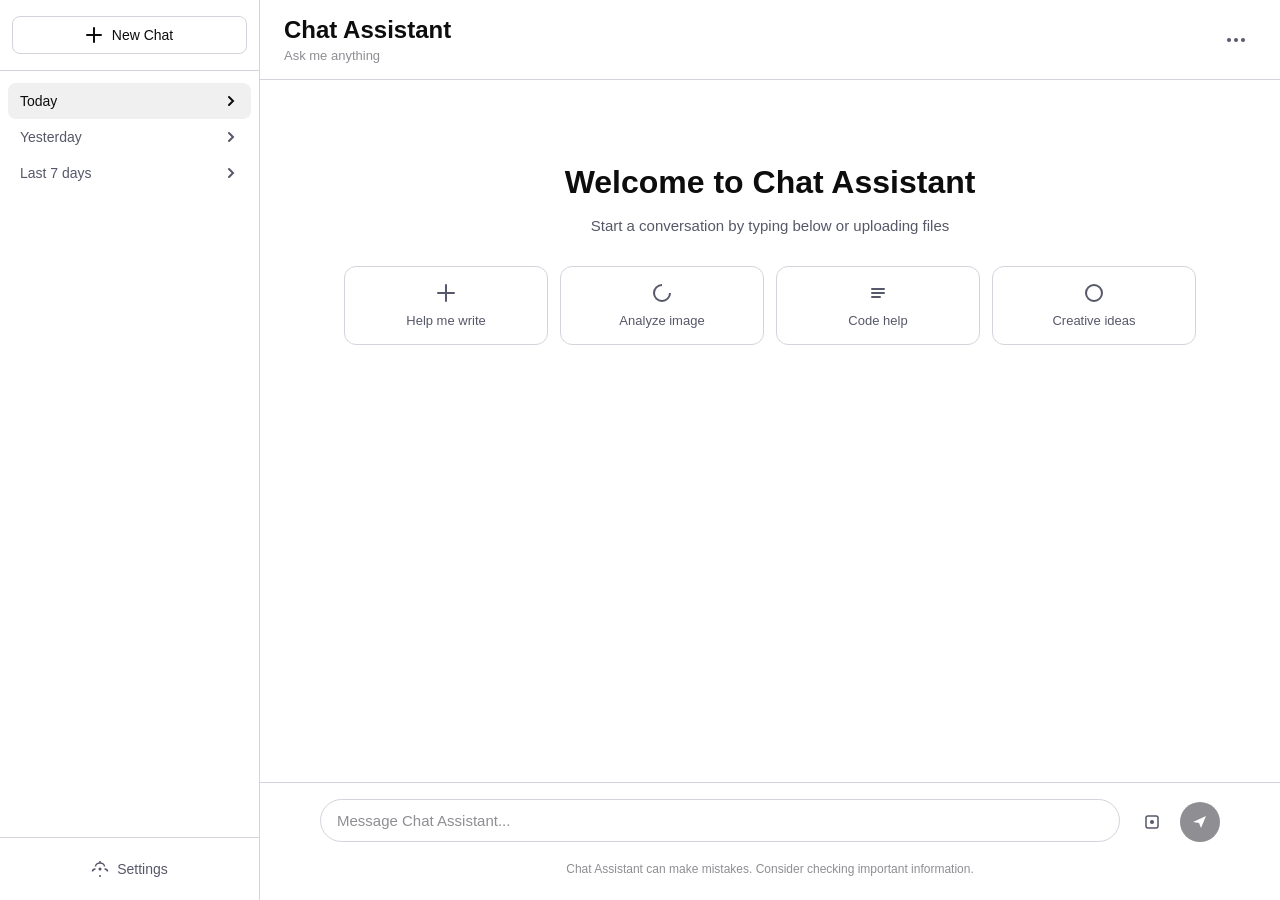
<file: index.html>
<!DOCTYPE html>
<html lang="en">
<head>
  <meta charset="UTF-8">
  <meta name="viewport" content="width=device-width, initial-scale=1.0">
  <title>ChatGPT Clone</title>
  <link rel="stylesheet" href="style.css">
</head>
<body>
  <div class="app-container">
    <!-- Sidebar -->
    <aside class="sidebar">
      <div class="sidebar-header">
        <button class="new-chat-btn" id="new-chat-btn">
          <svg width="16" height="16" viewBox="0 0 16 16" fill="none">
            <path d="M8 1V15M1 8H15" stroke="currentColor" stroke-width="2" stroke-linecap="round"/>
          </svg>
          New Chat
        </button>
      </div>

      <div class="chat-history" id="chat-history">
        <div class="chat-item active">
          <span>Today</span>
          <svg width="16" height="16" viewBox="0 0 16 16" fill="none">
            <path d="M6 4L10 8L6 12" stroke="currentColor" stroke-width="2" stroke-linecap="round"/>
          </svg>
        </div>
        <div class="chat-item">
          <span>Yesterday</span>
          <svg width="16" height="16" viewBox="0 0 16 16" fill="none">
            <path d="M6 4L10 8L6 12" stroke="currentColor" stroke-width="2" stroke-linecap="round"/>
          </svg>
        </div>
        <div class="chat-item">
          <span>Last 7 days</span>
          <svg width="16" height="16" viewBox="0 0 16 16" fill="none">
            <path d="M6 4L10 8L6 12" stroke="currentColor" stroke-width="2" stroke-linecap="round"/>
          </svg>
        </div>
      </div>

      <div class="sidebar-footer">
        <button class="settings-btn">
          <svg width="18" height="18" viewBox="0 0 18 18" fill="none">
            <circle cx="9" cy="9" r="1.5" fill="currentColor"/>
            <path d="M9 3C6.5 3 4.5 4.5 4.5 6.5M9 3C11.5 3 13.5 4.5 13.5 6.5M9 3V1" stroke="currentColor" stroke-width="1.5"/>
            <path d="M4.5 9C3 9 1.5 10 1.5 11.5M13.5 9C15 9 16.5 10 16.5 11.5M9 15V17" stroke="currentColor" stroke-width="1.5"/>
          </svg>
          Settings
        </button>
      </div>
    </aside>

    <!-- Main Chat Area -->
    <main class="chat-container">
      <!-- Header -->
      <header class="chat-header">
        <div class="header-title">
          <h1>Chat Assistant</h1>
          <p>Ask me anything</p>
        </div>
        <button class="menu-btn">
          <svg width="24" height="24" viewBox="0 0 24 24" fill="none">
            <circle cx="12" cy="12" r="2" fill="currentColor"/>
            <circle cx="19" cy="12" r="2" fill="currentColor"/>
            <circle cx="5" cy="12" r="2" fill="currentColor"/>
          </svg>
        </button>
      </header>

      <!-- Messages Area -->
      <div class="messages-area" id="messages-area">
        <div class="messages-container">
          <div class="welcome-section">
            <h2>Welcome to Chat Assistant</h2>
            <p>Start a conversation by typing below or uploading files</p>
            
            <div class="suggested-prompts">
              <div class="prompt-card">
                <svg width="20" height="20" viewBox="0 0 20 20" fill="none">
                  <path d="M10 2V18M2 10H18" stroke="currentColor" stroke-width="2" stroke-linecap="round"/>
                </svg>
                <span>Help me write</span>
              </div>
              <div class="prompt-card">
                <svg width="20" height="20" viewBox="0 0 20 20" fill="none">
                  <path d="M10 2C5.58 2 2 5.58 2 10S5.58 18 10 18S18 14.42 18 10" stroke="currentColor" stroke-width="2"/>
                </svg>
                <span>Analyze image</span>
              </div>
              <div class="prompt-card">
                <svg width="20" height="20" viewBox="0 0 20 20" fill="none">
                  <path d="M4 6H16M4 10H16M4 14H12" stroke="currentColor" stroke-width="2" stroke-linecap="round"/>
                </svg>
                <span>Code help</span>
              </div>
              <div class="prompt-card">
                <svg width="20" height="20" viewBox="0 0 20 20" fill="none">
                  <path d="M10 2C5.58 2 2 5.58 2 10S5.58 18 10 18S18 14.42 18 10S14.42 2 10 2Z" stroke="currentColor" stroke-width="2"/>
                </svg>
                <span>Creative ideas</span>
              </div>
            </div>
          </div>
        </div>
      </div>

      <!-- Input Area -->
      <div class="input-section">
        <div class="search-bar">
          <textarea id="message-input" placeholder="Message Chat Assistant..." rows="1"></textarea>
          
          <div class="input-actions">
            <button class="attach-btn" id="attach-btn" title="Upload media">
              <svg width="20" height="20" viewBox="0 0 20 20" fill="none">
                <path d="M14 4H6C4.9 4 4 4.9 4 6V14C4 15.1 4.9 16 6 16H14C15.1 16 16 15.1 16 14V6C16 4.9 15.1 4 14 4Z" stroke="currentColor" stroke-width="1.5"/>
                <circle cx="10" cy="10" r="2" fill="currentColor"/>
              </svg>
            </button>
            <input type="file" id="file-input" accept="image/*,video/*,audio/*,.pdf,.txt,.doc,.docx" hidden>
            
            <button class="send-btn" id="send-btn" title="Send message">
              <svg width="16" height="16" viewBox="0 0 16 16" fill="none">
                <path d="M1 8L14 2L9 14L7 9L1 8Z" fill="currentColor"/>
              </svg>
            </button>
          </div>
        </div>
        
        <div class="file-preview" id="file-preview"></div>
        <p class="input-hint">Chat Assistant can make mistakes. Consider checking important information.</p>
      </div>
    </main>
  </div>

  <script src="script.js"></script>
</body>
</html>
</file>
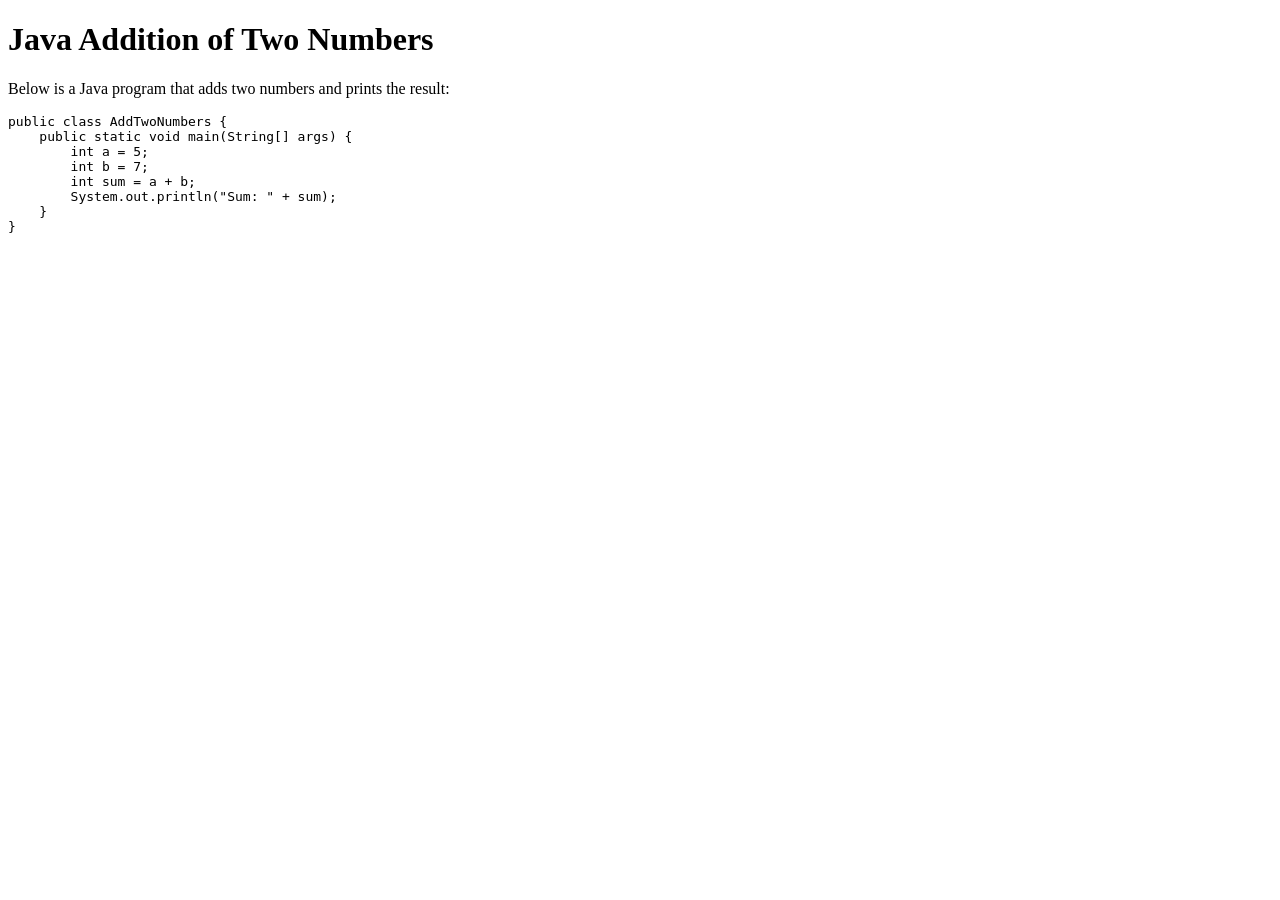
<file: shailvi.html>
<!DOCTYPE html>
<html lang="en">
<head>
  <meta charset="UTF-8">
  <meta name="viewport" content="width=device-width, initial-scale=1.0">
  <title>Java Addition Example</title>
</head>
<body>
  <h1>Java Addition of Two Numbers</h1>
  <p>Below is a Java program that adds two numbers and prints the result:</p>
  <pre><code>public class AddTwoNumbers {
    public static void main(String[] args) {
        int a = 5;
        int b = 7;
        int sum = a + b;
        System.out.println("Sum: " + sum);
    }
}</code></pre>
</body>
</html>
</file>
<file: style.css>
:root {
  --bg-primary: #ffffff;
  --bg-secondary: #f7f7f8;
  --bg-tertiary: #ececf1;
  --text-primary: #0d0d0d;
  --text-secondary: #565869;
  --text-tertiary: #8e8e93;
  --border-color: #d1d5db;
  --accent: #10a37f;
  --accent-light: #e7f6f2;
  --message-user: #10a37f;
  --message-assistant: #f7f7f8;
  --hover: #f0f0f1;
}

* {
  box-sizing: border-box;
}

html, body {
  height: 100%;
  margin: 0;
  padding: 0;
}

body {
  font-family: -apple-system, BlinkMacSystemFont, "Segoe UI", Helvetica, Arial, sans-serif;
  background: var(--bg-primary);
  color: var(--text-primary);
  overflow: hidden;
}

.app-container {
  display: flex;
  height: 100vh;
  background: var(--bg-primary);
}

/* Sidebar */
.sidebar {
  width: 260px;
  background: var(--bg-primary);
  border-right: 1px solid var(--border-color);
  display: flex;
  flex-direction: column;
  overflow-y: auto;
  flex-shrink: 0;
}

.sidebar-header {
  padding: 16px 12px;
  border-bottom: 1px solid var(--border-color);
}

.new-chat-btn {
  width: 100%;
  display: flex;
  align-items: center;
  justify-content: center;
  gap: 10px;
  padding: 10px 12px;
  border: 1px solid var(--border-color);
  border-radius: 8px;
  background: var(--bg-primary);
  color: var(--text-primary);
  font-size: 14px;
  font-weight: 500;
  cursor: pointer;
  transition: background 0.2s;
}

.new-chat-btn:hover {
  background: var(--hover);
}

.chat-history {
  flex: 1;
  overflow-y: auto;
  padding: 12px 0;
}

.chat-item {
  display: flex;
  align-items: center;
  justify-content: space-between;
  padding: 10px 12px;
  margin: 0 8px;
  border-radius: 8px;
  font-size: 14px;
  color: var(--text-secondary);
  cursor: pointer;
  transition: background 0.2s;
}

.chat-item:hover {
  background: var(--hover);
  color: var(--text-primary);
}

.chat-item.active {
  background: var(--hover);
  color: var(--text-primary);
}

.sidebar-footer {
  padding: 12px;
  border-top: 1px solid var(--border-color);
}

.settings-btn {
  width: 100%;
  display: flex;
  align-items: center;
  justify-content: center;
  gap: 8px;
  padding: 10px 12px;
  border: none;
  border-radius: 8px;
  background: transparent;
  color: var(--text-secondary);
  font-size: 14px;
  cursor: pointer;
  transition: background 0.2s;
}

.settings-btn:hover {
  background: var(--hover);
  color: var(--text-primary);
}

/* Chat Container */
.chat-container {
  flex: 1;
  display: flex;
  flex-direction: column;
  overflow: hidden;
}

/* Header */
.chat-header {
  display: flex;
  align-items: center;
  justify-content: space-between;
  padding: 16px 24px;
  border-bottom: 1px solid var(--border-color);
  background: var(--bg-primary);
}

.header-title {
  margin: 0;
}

.header-title h1 {
  margin: 0;
  font-size: 24px;
  font-weight: 600;
}

.header-title p {
  margin: 4px 0 0;
  font-size: 13px;
  color: var(--text-tertiary);
}

.menu-btn {
  background: none;
  border: none;
  cursor: pointer;
  color: var(--text-secondary);
  padding: 8px;
  display: flex;
  align-items: center;
  justify-content: center;
  border-radius: 8px;
  transition: background 0.2s;
}

.menu-btn:hover {
  background: var(--hover);
  color: var(--text-primary);
}

/* Messages Area */
.messages-area {
  flex: 1;
  overflow-y: auto;
  padding: 24px;
}

.messages-container {
  max-width: 900px;
  margin: 0 auto;
}

.welcome-section {
  text-align: center;
  padding: 60px 24px;
}

.welcome-section h2 {
  font-size: 32px;
  font-weight: 600;
  margin: 0 0 16px;
  color: var(--text-primary);
}

.welcome-section p {
  font-size: 15px;
  color: var(--text-secondary);
  margin: 0 0 32px;
}

.suggested-prompts {
  display: grid;
  grid-template-columns: repeat(auto-fit, minmax(160px, 1fr));
  gap: 12px;
  margin-top: 24px;
}

.prompt-card {
  display: flex;
  flex-direction: column;
  align-items: center;
  gap: 10px;
  padding: 16px;
  border: 1px solid var(--border-color);
  border-radius: 12px;
  background: var(--bg-primary);
  cursor: pointer;
  transition: all 0.2s;
  color: var(--text-secondary);
  font-size: 13px;
}

.prompt-card:hover {
  background: var(--hover);
  border-color: var(--accent);
  color: var(--accent);
}

/* Message Styles */
.message {
  display: flex;
  gap: 12px;
  margin-bottom: 16px;
  animation: slideIn 0.3s ease-out;
}

@keyframes slideIn {
  from {
    opacity: 0;
    transform: translateY(10px);
  }
  to {
    opacity: 1;
    transform: translateY(0);
  }
}

.message.user {
  justify-content: flex-end;
}

.message-content {
  max-width: 60%;
  padding: 12px 16px;
  border-radius: 16px;
  font-size: 15px;
  line-height: 1.5;
}

.message.user .message-content {
  background: var(--message-user);
  color: white;
  border-radius: 18px;
}

.message.assistant .message-content {
  background: var(--message-assistant);
  color: var(--text-primary);
}

/* Input Section */
.input-section {
  padding: 16px 24px 24px;
  border-top: 1px solid var(--border-color);
  background: var(--bg-primary);
  flex-shrink: 0;
}

.search-bar {
  display: flex;
  gap: 12px;
  max-width: 900px;
  margin: 0 auto;
}

textarea {
  flex: 1;
  padding: 12px 16px;
  border: 1px solid var(--border-color);
  border-radius: 24px;
  font-family: inherit;
  font-size: 15px;
  resize: none;
  max-height: 200px;
  background: var(--bg-primary);
  color: var(--text-primary);
  outline: none;
  transition: border-color 0.2s;
}

textarea:focus {
  border-color: var(--accent);
}

textarea::placeholder {
  color: var(--text-tertiary);
}

.input-actions {
  display: flex;
  gap: 8px;
  align-items: flex-end;
}

.attach-btn,
.send-btn {
  width: 40px;
  height: 40px;
  border: none;
  border-radius: 50%;
  background: transparent;
  color: var(--text-secondary);
  cursor: pointer;
  display: flex;
  align-items: center;
  justify-content: center;
  transition: all 0.2s;
  flex-shrink: 0;
}

.attach-btn:hover {
  background: var(--hover);
  color: var(--text-primary);
}

.send-btn {
  background: var(--accent);
  color: white;
}

.send-btn:hover {
  background: #0a8f6f;
}

.send-btn:disabled {
  background: var(--text-tertiary);
  cursor: not-allowed;
}

.file-preview {
  margin-top: 12px;
  display: flex;
  gap: 8px;
  flex-wrap: wrap;
}

.file-item {
  display: flex;
  align-items: center;
  gap: 8px;
  padding: 8px 12px;
  background: var(--bg-secondary);
  border-radius: 8px;
  font-size: 13px;
  color: var(--text-secondary);
}

.file-item button {
  background: none;
  border: none;
  color: var(--text-tertiary);
  cursor: pointer;
  padding: 0;
  display: flex;
  align-items: center;
  justify-content: center;
}

.file-item button:hover {
  color: var(--text-primary);
}

.input-hint {
  font-size: 12px;
  color: var(--text-tertiary);
  margin: 8px 0 0;
  text-align: center;
}
</file>
